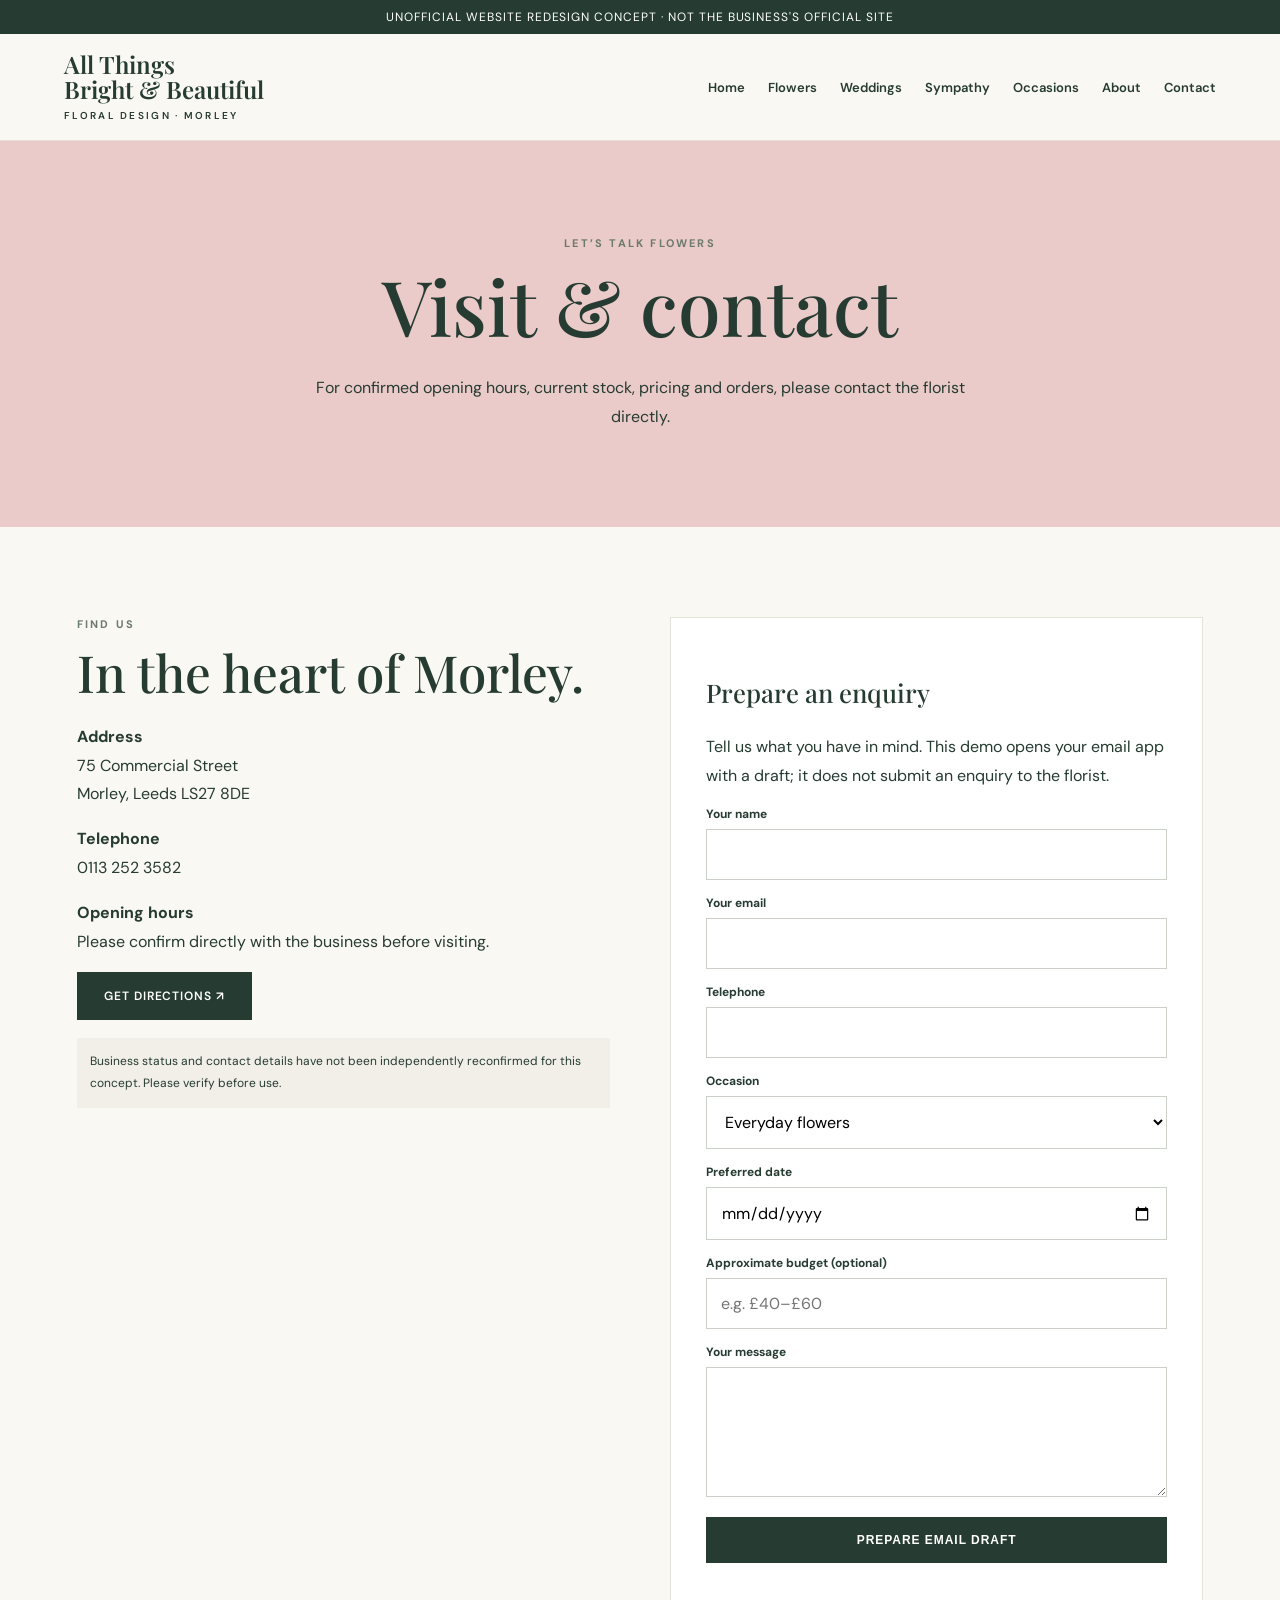
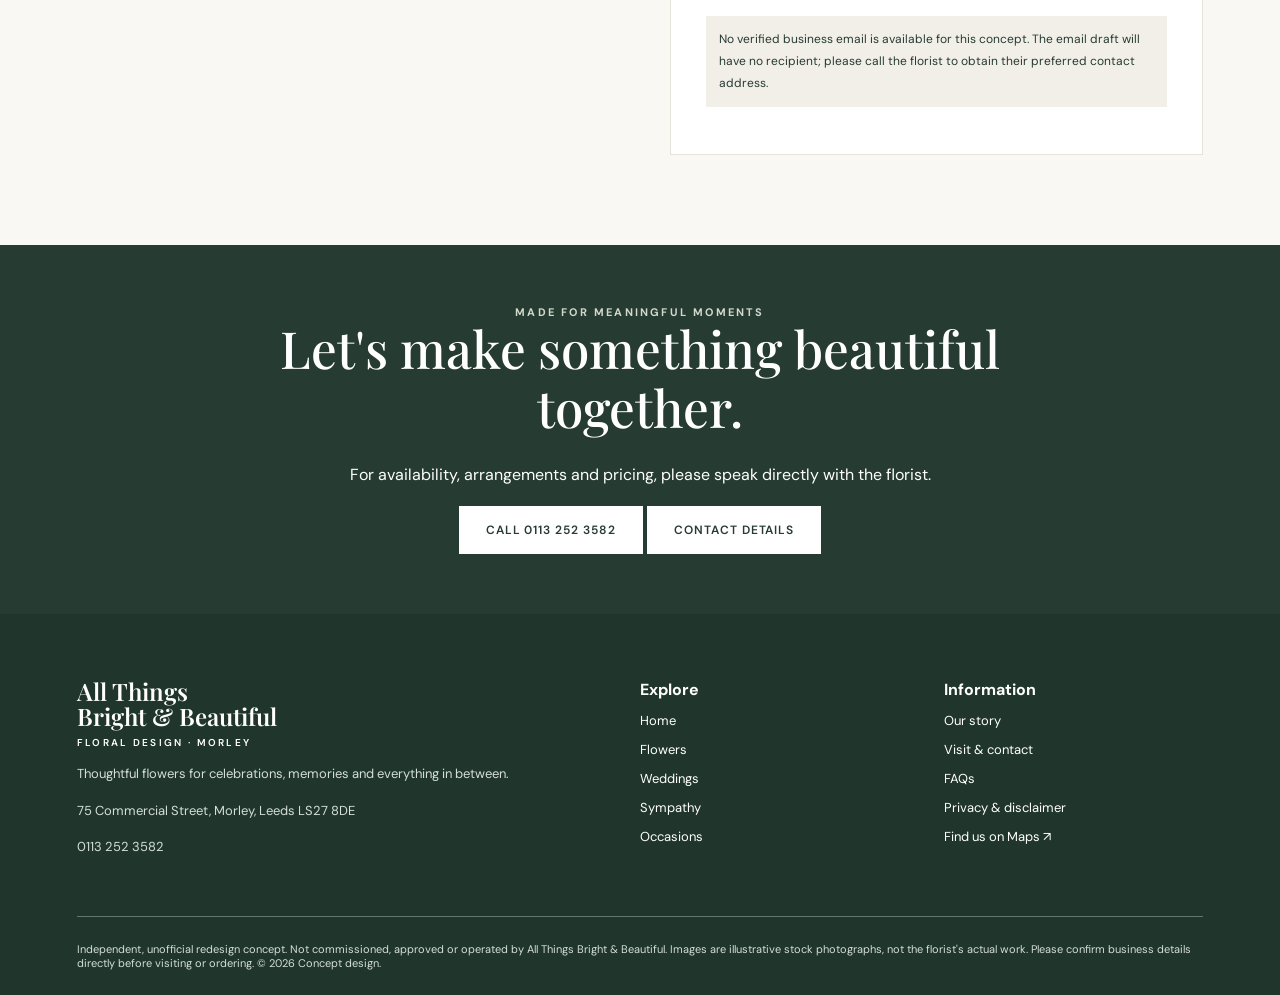
<file: contact.html>
<!doctype html><html lang="en"><head><meta charset="utf-8"><meta name="viewport" content="width=device-width,initial-scale=1"><title>Contact | All Things Bright & Beautiful Florist</title><meta name="description" content="Beautiful floral design for life’s meaningful moments."><link rel="stylesheet" href="style.css"><script src="main.js" defer></script></head><body><div class="top">UNOFFICIAL WEBSITE REDESIGN CONCEPT · NOT THE BUSINESS'S OFFICIAL SITE</div><header class="nav"><a class="logo" href="index.html">All Things<br>Bright & Beautiful<span>FLORAL DESIGN · MORLEY</span></a><button class="menu" aria-label="Toggle navigation" aria-expanded="false">☰</button><nav class="links"><a href="index.html">Home</a><a href="flowers.html">Flowers</a><a href="weddings.html">Weddings</a><a href="sympathy.html">Sympathy</a><a href="occasions.html">Occasions</a><a href="about.html">About</a><a href="contact.html">Contact</a></nav></header><main><section class="pagehero rose"><div class="eyebrow">Let’s talk flowers</div><h1>Visit & contact</h1><p>For confirmed opening hours, current stock, pricing and orders, please contact the florist directly.</p></section><section class="section two"><div><div class="eyebrow">Find us</div><h2>In the heart of Morley.</h2><p><strong>Address</strong><br>75 Commercial Street<br>Morley, Leeds LS27 8DE</p><p><strong>Telephone</strong><br><a href="tel:+441132523582">0113 252 3582</a></p><p><strong>Opening hours</strong><br>Please confirm directly with the business before visiting.</p><a class="btn" target="_blank" rel="noopener" href="https://www.google.com/maps/search/?api=1&query=75+Commercial+Street+Morley+Leeds+LS27+8DE">Get directions ↗</a><p class="notice">Business status and contact details have not been independently reconfirmed for this concept. Please verify before use.</p></div><div class="panel"><h3>Prepare an enquiry</h3><p>Tell us what you have in mind. This demo opens your email app with a draft; it does not submit an enquiry to the florist.</p><form id="enquiry-form" class="form"><div><label for="name">Your name</label><input id="name" name="name" required></div><div><label for="email">Your email</label><input id="email" type="email" name="email" required></div><div><label for="phone">Telephone</label><input id="phone" name="phone" type="tel"></div><div><label for="occasion">Occasion</label><select id="occasion" name="occasion"><option>Everyday flowers</option><option>Wedding</option><option>Sympathy</option><option>Event</option><option>Other</option></select></div><div><label for="date">Preferred date</label><input id="date" type="date" name="date"></div><div><label for="budget">Approximate budget (optional)</label><input id="budget" name="budget" placeholder="e.g. £40–£60"></div><div><label for="message">Your message</label><textarea id="message" name="message" required></textarea></div><button class="btn" type="submit">Prepare email draft</button><div class="form-message" aria-live="polite"></div></form><p class="notice">No verified business email is available for this concept. The email draft will have no recipient; please call the florist to obtain their preferred contact address.</p></div></section></main><section class="strip"><div class="eyebrow" style="color:#d3d8cc">Made for meaningful moments</div><h2>Let's make something beautiful together.</h2><p>For availability, arrangements and pricing, please speak directly with the florist.</p><a href="tel:+441132523582" class="btn">Call 0113 252 3582</a> <a href="contact.html" class="btn">Contact details</a></section><footer class="footer"><div><div class="logo">All Things<br>Bright & Beautiful<span>FLORAL DESIGN · MORLEY</span></div><p>Thoughtful flowers for celebrations, memories and everything in between.</p><p>75 Commercial Street, Morley, Leeds LS27 8DE</p><p><a href="tel:+441132523582">0113 252 3582</a></p></div><div><strong>Explore</strong><a href="index.html">Home</a><a href="flowers.html">Flowers</a><a href="weddings.html">Weddings</a><a href="sympathy.html">Sympathy</a><a href="occasions.html">Occasions</a></div><div><strong>Information</strong><a href="about.html">Our story</a><a href="contact.html">Visit & contact</a><a href="faq.html">FAQs</a><a href="privacy.html">Privacy & disclaimer</a><a href="https://www.google.com/maps/search/?api=1&query=75+Commercial+Street+Morley+Leeds+LS27+8DE" target="_blank" rel="noopener">Find us on Maps ↗</a></div><div class="fine">Independent, unofficial redesign concept. Not commissioned, approved or operated by All Things Bright & Beautiful. Images are illustrative stock photographs, not the florist's actual work. Please confirm business details directly before visiting or ordering. © 2026 Concept design.</div></footer></body></html>
</file>
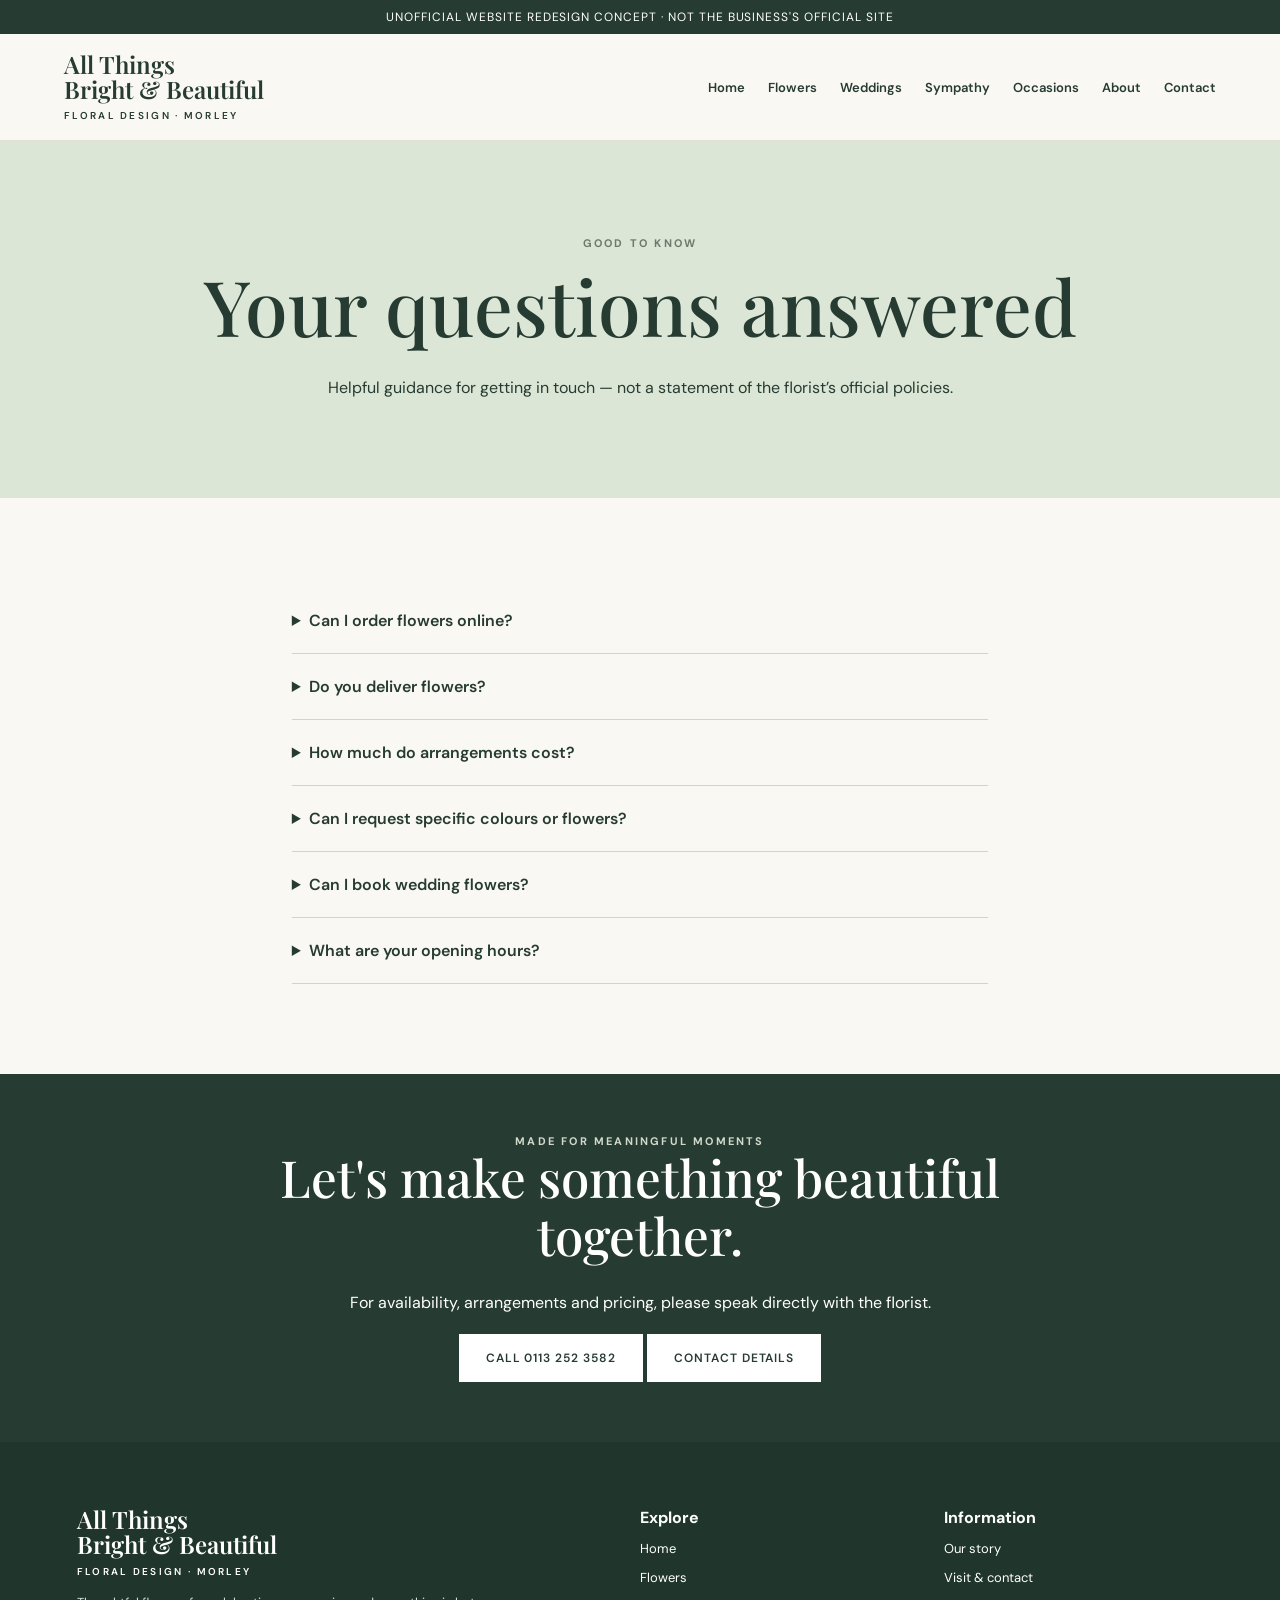
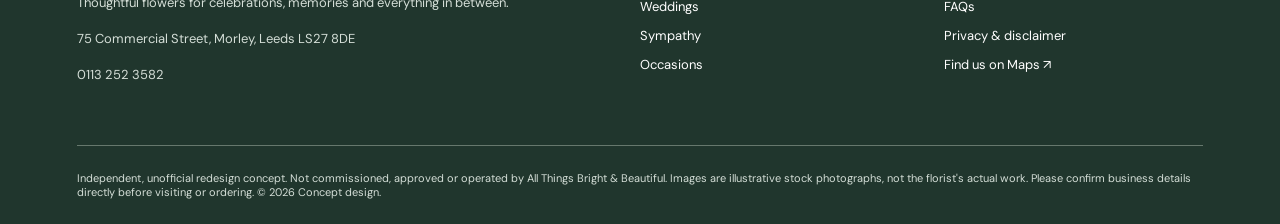
<file: faq.html>
<!doctype html><html lang="en"><head><meta charset="utf-8"><meta name="viewport" content="width=device-width,initial-scale=1"><title>Frequently Asked Questions | All Things Bright & Beautiful Florist</title><meta name="description" content="Beautiful floral design for life’s meaningful moments."><link rel="stylesheet" href="style.css"><script src="main.js" defer></script></head><body><div class="top">UNOFFICIAL WEBSITE REDESIGN CONCEPT · NOT THE BUSINESS'S OFFICIAL SITE</div><header class="nav"><a class="logo" href="index.html">All Things<br>Bright & Beautiful<span>FLORAL DESIGN · MORLEY</span></a><button class="menu" aria-label="Toggle navigation" aria-expanded="false">☰</button><nav class="links"><a href="index.html">Home</a><a href="flowers.html">Flowers</a><a href="weddings.html">Weddings</a><a href="sympathy.html">Sympathy</a><a href="occasions.html">Occasions</a><a href="about.html">About</a><a href="contact.html">Contact</a></nav></header><main><section class="pagehero "><div class="eyebrow">Good to know</div><h1>Your questions answered</h1><p>Helpful guidance for getting in touch — not a statement of the florist’s official policies.</p></section><section class="section faq"><details><summary>Can I order flowers online?</summary><p>This concept does not offer online ordering. Please contact the business directly to ask about current ordering options.</p></details><details><summary>Do you deliver flowers?</summary><p>Delivery availability, coverage and charges have not been verified. Please ask the florist directly.</p></details><details><summary>How much do arrangements cost?</summary><p>Prices depend on the flowers, size, season and requirements. Request a quote from the florist.</p></details><details><summary>Can I request specific colours or flowers?</summary><p>Discuss your preferences directly with the florist. Availability cannot be guaranteed by this concept site.</p></details><details><summary>Can I book wedding flowers?</summary><p>Please call to confirm whether wedding services and your date are available.</p></details><details><summary>What are your opening hours?</summary><p>Opening hours have not been independently verified. Please call before visiting.</p></details></section></main><section class="strip"><div class="eyebrow" style="color:#d3d8cc">Made for meaningful moments</div><h2>Let's make something beautiful together.</h2><p>For availability, arrangements and pricing, please speak directly with the florist.</p><a href="tel:+441132523582" class="btn">Call 0113 252 3582</a> <a href="contact.html" class="btn">Contact details</a></section><footer class="footer"><div><div class="logo">All Things<br>Bright & Beautiful<span>FLORAL DESIGN · MORLEY</span></div><p>Thoughtful flowers for celebrations, memories and everything in between.</p><p>75 Commercial Street, Morley, Leeds LS27 8DE</p><p><a href="tel:+441132523582">0113 252 3582</a></p></div><div><strong>Explore</strong><a href="index.html">Home</a><a href="flowers.html">Flowers</a><a href="weddings.html">Weddings</a><a href="sympathy.html">Sympathy</a><a href="occasions.html">Occasions</a></div><div><strong>Information</strong><a href="about.html">Our story</a><a href="contact.html">Visit & contact</a><a href="faq.html">FAQs</a><a href="privacy.html">Privacy & disclaimer</a><a href="https://www.google.com/maps/search/?api=1&query=75+Commercial+Street+Morley+Leeds+LS27+8DE" target="_blank" rel="noopener">Find us on Maps ↗</a></div><div class="fine">Independent, unofficial redesign concept. Not commissioned, approved or operated by All Things Bright & Beautiful. Images are illustrative stock photographs, not the florist's actual work. Please confirm business details directly before visiting or ordering. © 2026 Concept design.</div></footer></body></html>
</file>
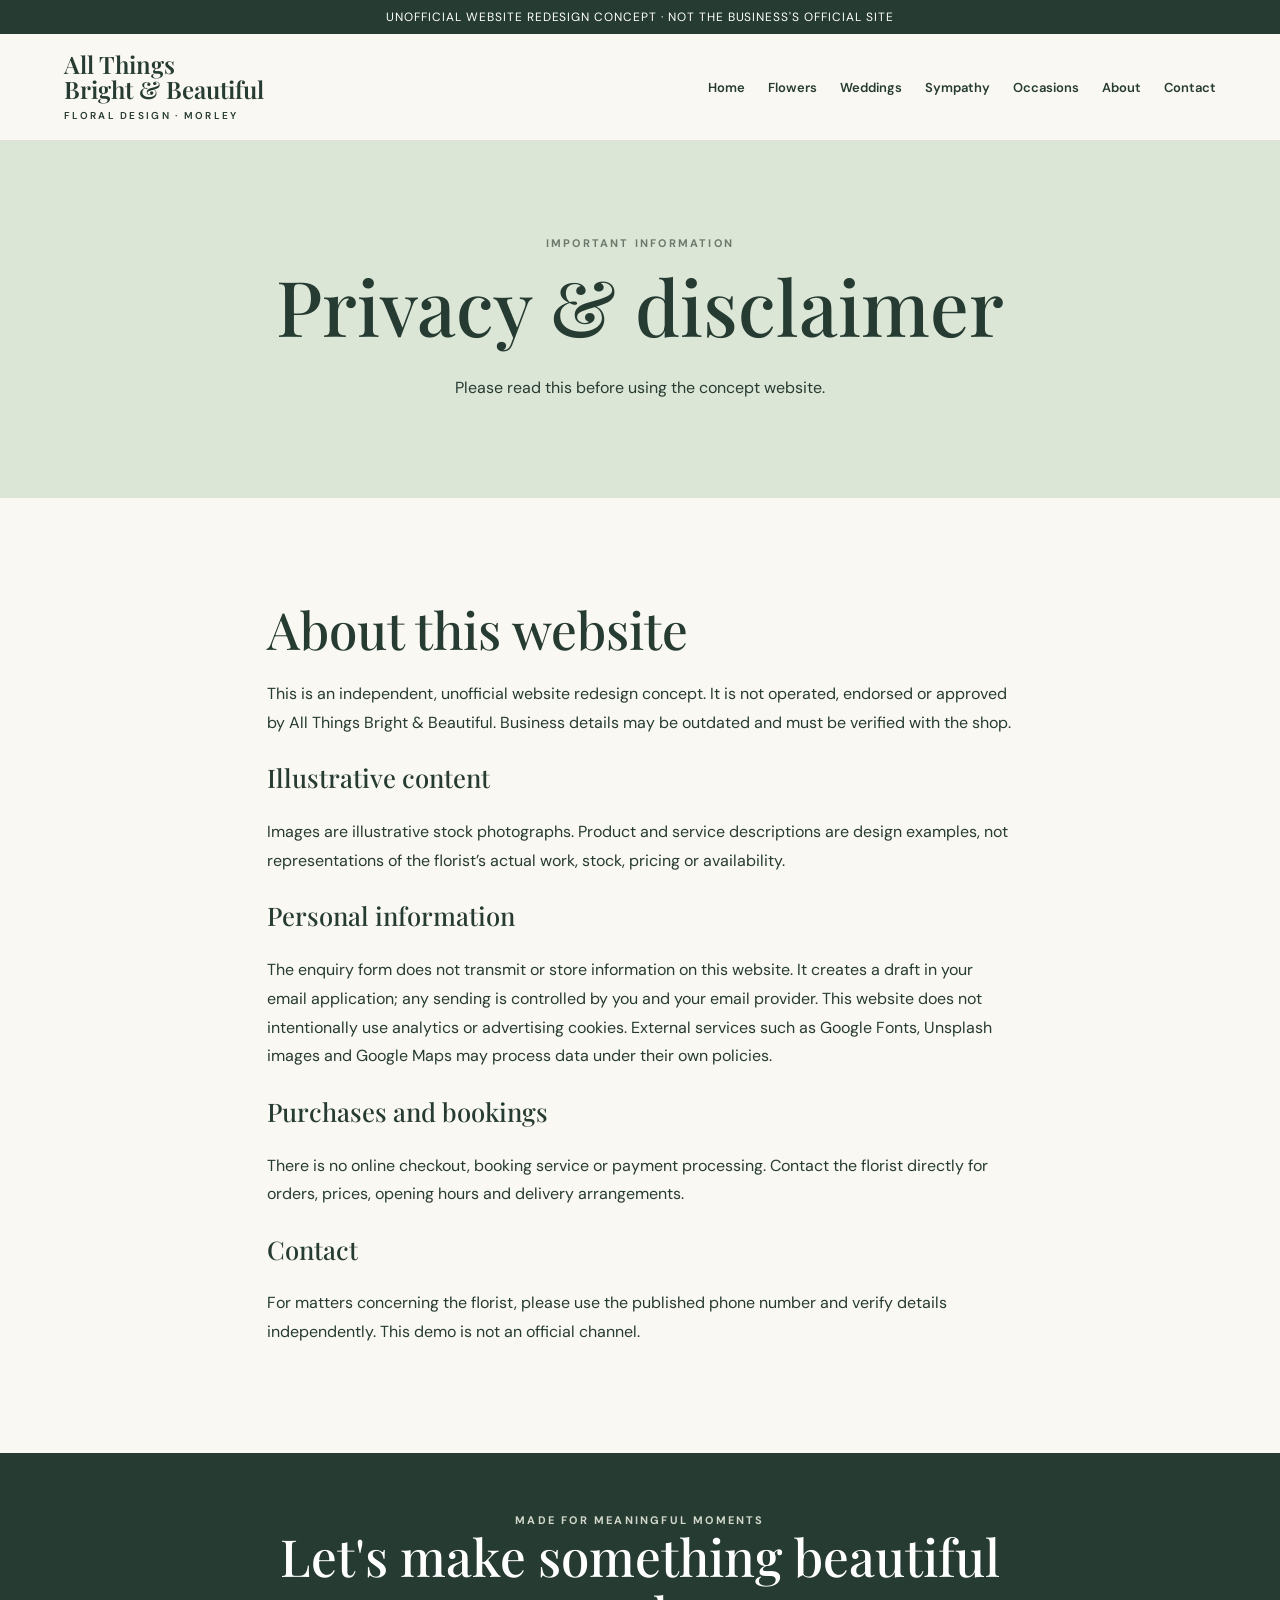
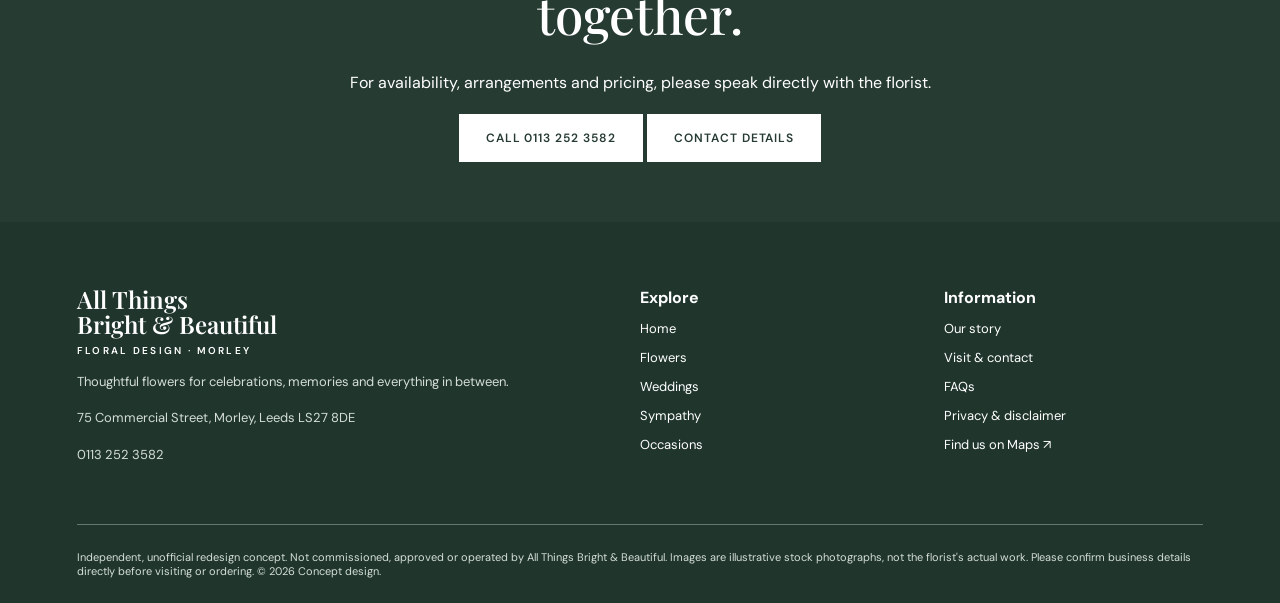
<file: privacy.html>
<!doctype html><html lang="en"><head><meta charset="utf-8"><meta name="viewport" content="width=device-width,initial-scale=1"><title>Privacy & Disclaimer | All Things Bright & Beautiful Florist</title><meta name="description" content="Beautiful floral design for life’s meaningful moments."><link rel="stylesheet" href="style.css"><script src="main.js" defer></script></head><body><div class="top">UNOFFICIAL WEBSITE REDESIGN CONCEPT · NOT THE BUSINESS'S OFFICIAL SITE</div><header class="nav"><a class="logo" href="index.html">All Things<br>Bright & Beautiful<span>FLORAL DESIGN · MORLEY</span></a><button class="menu" aria-label="Toggle navigation" aria-expanded="false">☰</button><nav class="links"><a href="index.html">Home</a><a href="flowers.html">Flowers</a><a href="weddings.html">Weddings</a><a href="sympathy.html">Sympathy</a><a href="occasions.html">Occasions</a><a href="about.html">About</a><a href="contact.html">Contact</a></nav></header><main><section class="pagehero "><div class="eyebrow">Important information</div><h1>Privacy & disclaimer</h1><p>Please read this before using the concept website.</p></section><section class="section" style="max-width:900px;margin:auto"><h2>About this website</h2><p>This is an independent, unofficial website redesign concept. It is not operated, endorsed or approved by All Things Bright & Beautiful. Business details may be outdated and must be verified with the shop.</p><h3>Illustrative content</h3><p>Images are illustrative stock photographs. Product and service descriptions are design examples, not representations of the florist’s actual work, stock, pricing or availability.</p><h3>Personal information</h3><p>The enquiry form does not transmit or store information on this website. It creates a draft in your email application; any sending is controlled by you and your email provider. This website does not intentionally use analytics or advertising cookies. External services such as Google Fonts, Unsplash images and Google Maps may process data under their own policies.</p><h3>Purchases and bookings</h3><p>There is no online checkout, booking service or payment processing. Contact the florist directly for orders, prices, opening hours and delivery arrangements.</p><h3>Contact</h3><p>For matters concerning the florist, please use the published phone number and verify details independently. This demo is not an official channel.</p></section></main><section class="strip"><div class="eyebrow" style="color:#d3d8cc">Made for meaningful moments</div><h2>Let's make something beautiful together.</h2><p>For availability, arrangements and pricing, please speak directly with the florist.</p><a href="tel:+441132523582" class="btn">Call 0113 252 3582</a> <a href="contact.html" class="btn">Contact details</a></section><footer class="footer"><div><div class="logo">All Things<br>Bright & Beautiful<span>FLORAL DESIGN · MORLEY</span></div><p>Thoughtful flowers for celebrations, memories and everything in between.</p><p>75 Commercial Street, Morley, Leeds LS27 8DE</p><p><a href="tel:+441132523582">0113 252 3582</a></p></div><div><strong>Explore</strong><a href="index.html">Home</a><a href="flowers.html">Flowers</a><a href="weddings.html">Weddings</a><a href="sympathy.html">Sympathy</a><a href="occasions.html">Occasions</a></div><div><strong>Information</strong><a href="about.html">Our story</a><a href="contact.html">Visit & contact</a><a href="faq.html">FAQs</a><a href="privacy.html">Privacy & disclaimer</a><a href="https://www.google.com/maps/search/?api=1&query=75+Commercial+Street+Morley+Leeds+LS27+8DE" target="_blank" rel="noopener">Find us on Maps ↗</a></div><div class="fine">Independent, unofficial redesign concept. Not commissioned, approved or operated by All Things Bright & Beautiful. Images are illustrative stock photographs, not the florist's actual work. Please confirm business details directly before visiting or ordering. © 2026 Concept design.</div></footer></body></html>
</file>
<file: style.css>
@import url('https://fonts.googleapis.com/css2?family=DM+Sans:wght@400;500;600;700&family=Playfair+Display:wght@400;500;600;700&display=swap');:root{--ink:#263b32;--cream:#faf8f2;--sage:#dce6d6;--rose:#eacbc9;--gold:#b18a54}*{box-sizing:border-box}html{scroll-behavior:smooth}body{margin:0;background:var(--cream);color:var(--ink);font-family:DM Sans,Arial,sans-serif}a{color:inherit;text-decoration:none}h1,h2,h3{font-family:Playfair Display,Georgia,serif;font-weight:500;line-height:1.14}h1{font-size:clamp(3.2rem,6vw,6.5rem);margin:12px 0 24px}h2{font-size:clamp(2.3rem,4vw,4rem);margin:12px 0 22px}h3{font-size:1.6rem}p{line-height:1.8}img{max-width:100%}.top{background:var(--ink);color:#fff;text-align:center;padding:9px;font-size:12px;letter-spacing:.08em}.nav{display:flex;justify-content:space-between;align-items:center;padding:18px 5%;gap:20px;background:var(--cream);position:sticky;top:0;z-index:30;border-bottom:1px solid #e1dfd6}.logo{font:600 24px Playfair Display,serif;max-width:245px;line-height:1.05}.logo span{display:block;font:600 10px DM Sans;letter-spacing:.23em;margin-top:7px}.links{display:flex;gap:23px;align-items:center;font-size:13px;font-weight:600}.links a:hover{text-decoration:underline}.btn{display:inline-block;background:var(--ink);color:white;padding:15px 26px;border:1px solid var(--ink);font-weight:600;font-size:12px;letter-spacing:.08em;text-transform:uppercase;transition:.2s;cursor:pointer}.btn:hover{background:transparent;color:var(--ink)}.btn.light{background:transparent;color:var(--ink)}.btn.light:hover{background:var(--ink);color:white}.menu{display:none;border:0;background:transparent;font-size:28px}.hero{display:grid;grid-template-columns:48% 52%;min-height:660px}.hero-copy{background:var(--sage);padding:100px 9%;display:flex;flex-direction:column;justify-content:center}.hero-copy p{max-width:460px;font-size:17px}.hero-image{background-size:cover;background-position:center}.eyebrow{text-transform:uppercase;letter-spacing:.2em;font-size:11px;font-weight:700;color:#6c796d}.section{padding:90px 6%}.center{text-align:center}.lead{max-width:650px;margin:0 auto 38px}.cards{display:grid;grid-template-columns:repeat(3,1fr);gap:23px}.card{background:#fff}.card img{height:300px;width:100%;object-fit:cover}.card-body{padding:24px}.card h3{margin:5px 0 10px}.card p{font-size:14px}.split{display:grid;grid-template-columns:1fr 1fr;align-items:center;background:var(--rose)}.split img{width:100%;height:520px;object-fit:cover}.split .copy{padding:60px 12%}.strip{background:var(--ink);color:white;text-align:center;padding:60px 6%}.strip h2{max-width:850px;margin:0 auto 25px}.strip .btn{background:white;color:var(--ink);border-color:white}.strip .btn:hover{background:transparent;color:white}.pagehero{padding:95px 6%;background:var(--sage);text-align:center}.pagehero p{max-width:650px;margin:0 auto}.pagehero.rose{background:var(--rose)}.gallery{display:grid;grid-template-columns:repeat(3,1fr);gap:22px}.gallery article{background:#fff}.gallery img{width:100%;height:320px;object-fit:cover}.gallery article div{padding:23px}.gallery h3{margin:0 0 10px}.gallery p{font-size:14px}.two{display:grid;grid-template-columns:1fr 1fr;gap:60px}.panel{background:white;padding:35px;border:1px solid #e4e4db}.form{display:grid;gap:15px}.form label{display:block;font-size:12px;font-weight:700;margin-bottom:7px}.form input,.form select,.form textarea{width:100%;border:1px solid #cbd1c8;background:white;padding:14px;font:inherit}.form textarea{min-height:130px}.form button{width:100%}.notice{font-size:12px;background:#f1efe8;padding:13px;margin-top:18px}.faq{max-width:850px;margin:auto}.faq details{padding:22px 0;border-bottom:1px solid #cdd6cb}.faq summary{font-weight:600;cursor:pointer}.footer{background:#20362d;color:white;padding:65px 6% 25px;display:grid;grid-template-columns:2fr 1fr 1fr;gap:45px}.footer a{display:block;margin:12px 0;font-size:13px}.footer p{font-size:13px;color:#d4ded7}.fine{grid-column:1/-1;border-top:1px solid #66786d;padding-top:25px;font-size:11px;color:#d4ded7}.pill{display:inline-block;padding:9px 14px;border:1px solid #899c8d;font-size:12px;margin:4px}.form-message{font-size:13px;min-height:20px}@media(max-width:850px){.links{gap:12px;font-size:11px}.hero{min-height:540px}.hero-copy{padding:60px 7%}.cards,.gallery{grid-template-columns:repeat(2,1fr)}}@media(max-width:650px){.menu{display:block}.links{display:none;position:absolute;top:78px;left:0;right:0;background:var(--cream);padding:24px;flex-direction:column;align-items:stretch;border-bottom:1px solid}.links.open{display:flex}.hero,.split,.two{grid-template-columns:1fr}.hero-image{height:370px;grid-row:1}.hero-copy{padding:65px 7%}.section{padding:65px 6%}.cards,.gallery{grid-template-columns:1fr}.split img{height:350px}.split .copy{padding:50px 7%}.footer{grid-template-columns:1fr 1fr}.footer>div:first-child{grid-column:1/-1}}
</file>
